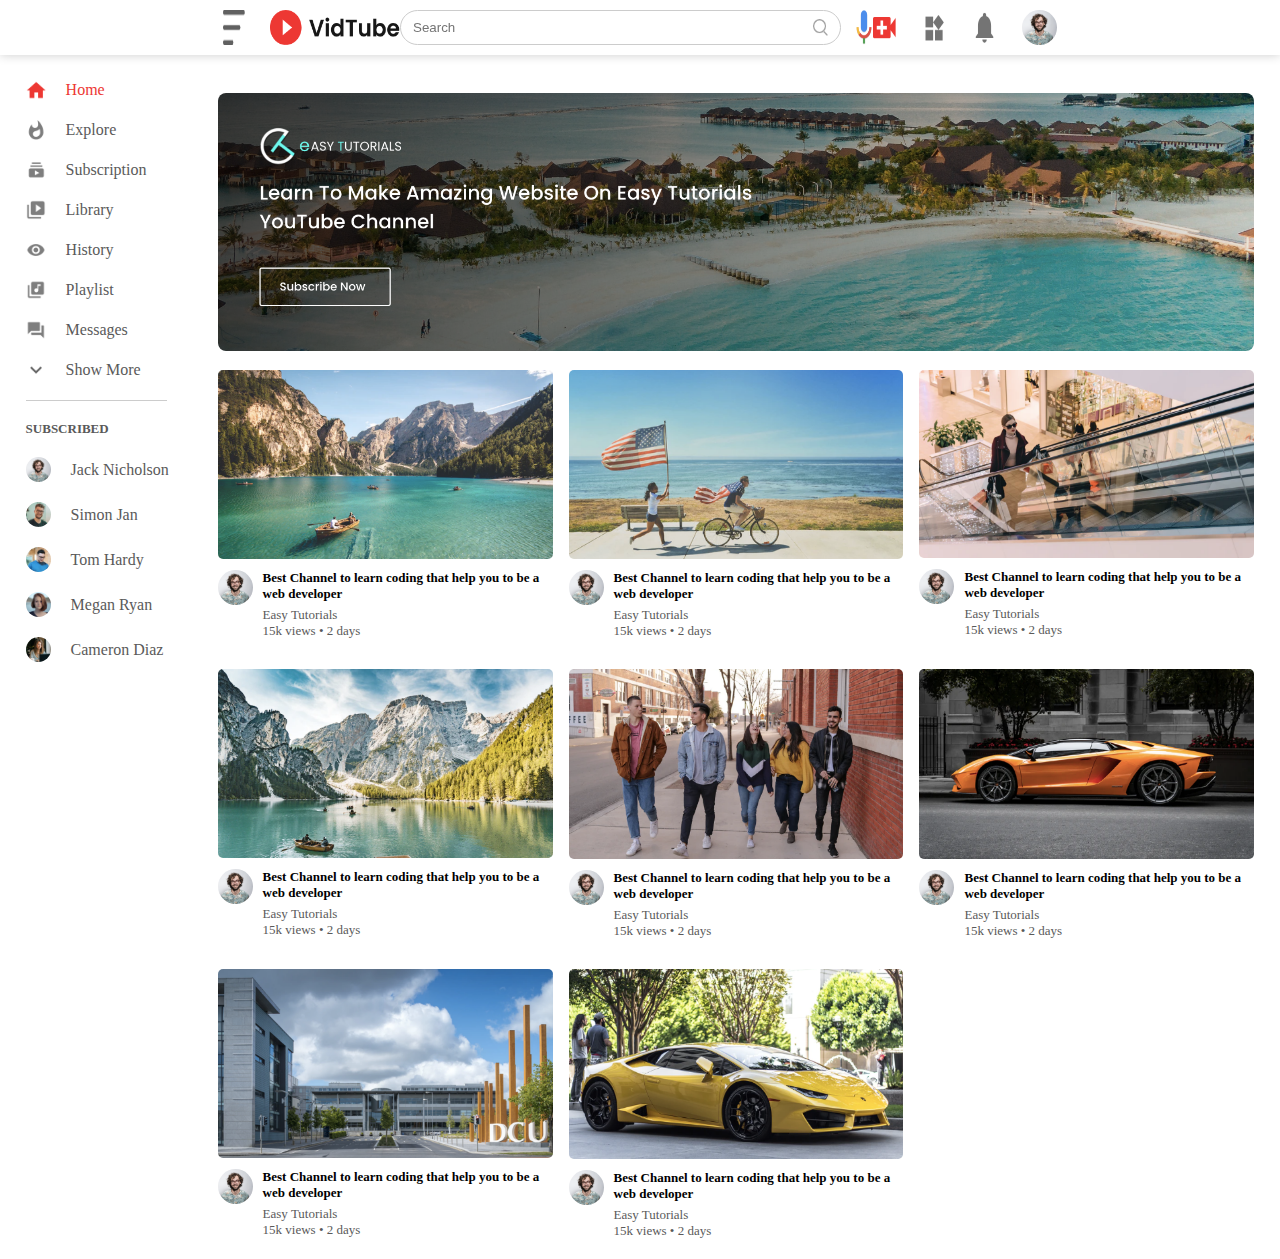
<file: index.html>
<!DOCTYPE html>
<html lang="en">
<head>
    <meta charset="UTF-8">
    <meta name="viewport" content="width=device-width, initial-scale=1.0">
    <title>Video Sharing - Easy Tutorials Youtube Channel</title>
    <link rel="stylesheet" href="styles.css">
</head>
<body>
    <nav class="flex-div">
        <div class="nav-left flex-div" >
            <img src="images/menu.png" class="menu-icon">
            <img src="images/logo.png" class="logo">
        </div>
        <div class="nav-middle flex-div">
            <div class="search-box flex-div">
                <input type="text" placeholder="Search">
                <img src="images/search.png">
            </div>
            <img src="images/voice-search.png" class="mic-icon">
        </div>
        <div class="nav-right flex-div">
            <img src="images/upload.png">
            <img src="images/more.png">
            <img src="images/notification.png">
            <img src="images/Jack.png" class="user-icon">
        </div>
    </nav>o

    <!--------------------------- sidebar --------------------------->

    <div class="sidebar">
        <div class="shortcut-links">
            <a href=""><img src="images/home.png"><p>Home</p></a>
            <a href=""><img src="images/explore.png"><p>Explore</p></a>
            <a href=""><img src="images/subscriprion.png"><p>Subscription</p></a>
            <a href=""><img src="images/library.png"><p>Library</p></a>
            <a href=""><img src="images/history.png"><p>History</p></a>
            <a href=""><img src="images/playlist.png"><p>Playlist</p></a>
            <a href=""><img src="images/messages.png"><p>Messages</p></a>
            <a href=""><img src="images/show-more.png"><p>Show More</p></a>
            <hr>
        </div>
        <div class="subscribed-list">
            <h3>SUBSCRIBED</h3>
            <a href=""><img src="images/Jack.png"><p>Jack Nicholson</p></a>
            <a href=""><img src="images/simon.png"><p>Simon Jan</p></a>
            <a href=""><img src="images/tom.png"><p>Tom Hardy</p></a>
            <a href=""><img src="images/megan.png"><p>Megan Ryan</p></a>
            <a href=""><img src="images/cameron.png"><p>Cameron Diaz</p></a>
        </div>
    </div>

    <!---------------------------------------main----------------------------------->


    <div class="container">
        <div class="banner">
            <img src="images/banner.png">
        </div>
        <div class="list-container">
            <div class="vid-list">
                <a href="play-video.html"><img src="images/thumbnail1.png" class="thumbnail"></a>
                 <div class="flex-div">
                    <img src="images/Jack.png">
                    <div class="vid-info">
                        <a href="#">Best Channel to learn coding that help you to be a web developer</a>
                        <p>Easy Tutorials</p>
                        <p>15k views &bull; 2 days</p>
                    </div>
                </div>
            </div>
            <div class="vid-list">
                <a href=""><img src="images/thumbnail2.png" class="thumbnail"></a>
                 <div class="flex-div">
                    <img src="images/Jack.png">
                    <div class="vid-info">
                        <a href="#">Best Channel to learn coding that help you to be a web developer</a>
                        <p>Easy Tutorials</p>
                        <p>15k views &bull; 2 days</p>
                    </div>
                </div>
            </div>
            <div class="vid-list">
                <a href=""><img src="images/thumbnail3.png" class="thumbnail"></a>
                 <div class="flex-div">
                    <img src="images/Jack.png">
                    <div class="vid-info">
                        <a href="#">Best Channel to learn coding that help you to be a web developer</a>
                        <p>Easy Tutorials</p>
                        <p>15k views &bull; 2 days</p>
                    </div>
                </div>
            </div>
            <div class="vid-list">
                <a href=""><img src="images/thumbnail4.png" class="thumbnail"></a>
                 <div class="flex-div">
                    <img src="images/Jack.png">
                    <div class="vid-info">
                        <a href="#">Best Channel to learn coding that help you to be a web developer</a>
                        <p>Easy Tutorials</p>
                        <p>15k views &bull; 2 days</p>
                    </div>
                </div>
            </div>
            <div class="vid-list">
                <a href=""><img src="images/thumbnail5.png" class="thumbnail"></a>
                 <div class="flex-div">
                    <img src="images/Jack.png">
                    <div class="vid-info">
                        <a href="#">Best Channel to learn coding that help you to be a web developer</a>
                        <p>Easy Tutorials</p>
                        <p>15k views &bull; 2 days</p>
                    </div>
                </div>
            </div>
            <div class="vid-list">
                <a href=""><img src="images/thumbnail6.png" class="thumbnail"></a>
                 <div class="flex-div">
                    <img src="images/Jack.png">
                    <div class="vid-info">
                        <a href="#">Best Channel to learn coding that help you to be a web developer</a>
                        <p>Easy Tutorials</p>
                        <p>15k views &bull; 2 days</p>
                    </div>
                </div>
            </div>
            <div class="vid-list">
                <a href=""><img src="images/thumbnail7.png" class="thumbnail"></a>
                 <div class="flex-div">
                    <img src="images/Jack.png">
                    <div class="vid-info">
                        <a href="#">Best Channel to learn coding that help you to be a web developer</a>
                        <p>Easy Tutorials</p>
                        <p>15k views &bull; 2 days</p>
                    </div>
                </div>
            </div>
            <div class="vid-list">
                <a href=""><img src="images/thumbnail8.png" class="thumbnail"></a>
                 <div class="flex-div">
                    <img src="images/Jack.png">
                    <div class="vid-info">
                        <a href="#">Best Channel to learn coding that help you to be a web developer</a>
                        <p>Easy Tutorials</p>
                        <p>15k views &bull; 2 days</p>
                    </div>
                </div>
            </div>
        
        </div>
    </div>


    <script src="script.js"></script>
    
</body>
</html>
</file>
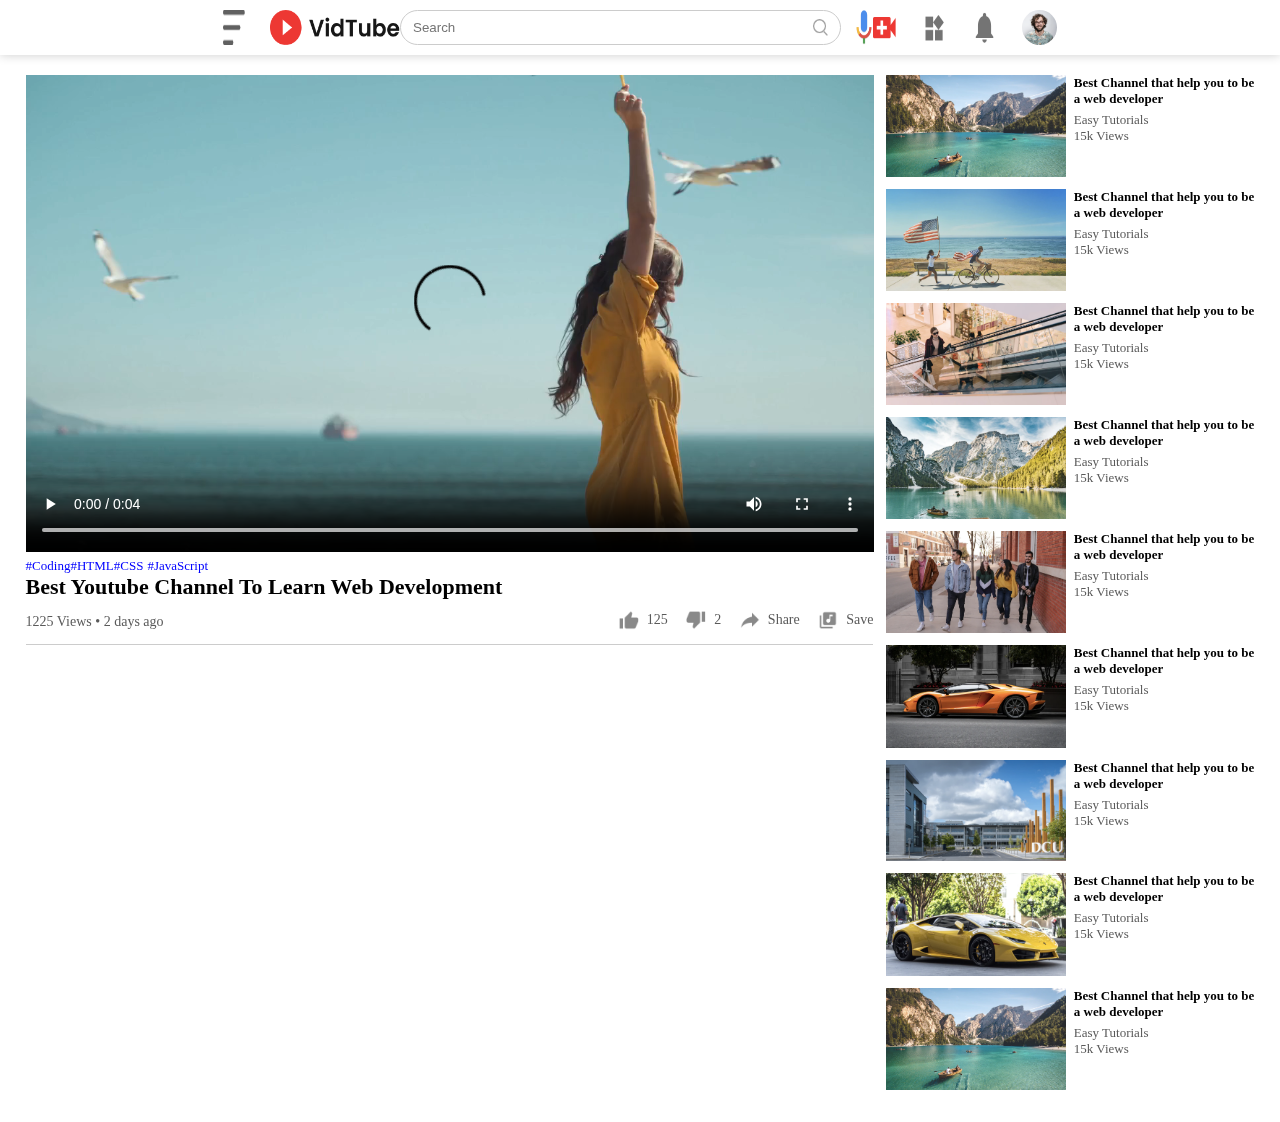
<file: play-video.html>
<!DOCTYPE html>
<html lang="en">
<head>
    <meta charset="UTF-8">
    <meta name="viewport" content="width=device-width, initial-scale=1.0">
    <title>Play Video</title>
    <link rel="stylesheet" href="styles.css">
</head>
<body>
    
    <nav class="flex-div">
        <div class="nav-left flex-div" >
            <img src="images/menu.png" class="menu-icon">
            <img src="images/logo.png" class="logo">
        </div>
        <div class="nav-middle flex-div">
            <div class="search-box flex-div">
                <input type="text" placeholder="Search">
                <img src="images/search.png">
            </div>
            <img src="images/voice-search.png" class="mic-icon">
        </div>
        <div class="nav-right flex-div">
            <img src="images/upload.png">
            <img src="images/more.png">
            <img src="images/notification.png">
            <img src="images/Jack.png" class="user-icon">
        </div>
    </nav>


    <div class="container play-container">
        <div class="row">
            <div class="play-video">
                <video controls autoplay>
                    <source src="images/video.mp4" type="video/mp4">
                </video>

                <div class="tags">
                    <a href="">#Coding</a><a href="">#HTML</a><a href="">#CSS</a> <a href="">#JavaScript</a>
                </div>
                <h3>Best Youtube Channel To Learn Web Development</h3>
                <div class="play-video-info">
                    <p>1225 Views &bull; 2 days ago</p>
                    <div>
                        <a href=""><img src="images/like.png" >125</a>
                        <a href=""><img src="images/dislike.png" >2</a>
                        <a href=""><img src="images/share.png" >Share</a>
                        <a href=""><img src="images/save.png" >Save</a>
                    </div>
                </div>
                <hr>





            </div>
            <div class="right-sidebar">

                <div class="side-video-list">
                    <a href="" class="small-thumbnail"><img src="images/thumbnail1.png"></a>
                    
                    <div class="vid-info">
                        <a href="">Best Channel that help you to be a web developer</a>
                        <p>Easy Tutorials</p>
                        <p>15k Views</p>
                    </div>
                </div>
                <div class="side-video-list">
                    <a href="" class="small-thumbnail"><img src="images/thumbnail2.png"></a>
                    
                    <div class="vid-info">
                        <a href="">Best Channel that help you to be a web developer</a>
                        <p>Easy Tutorials</p>
                        <p>15k Views</p>
                    </div>
                </div>
                <div class="side-video-list">
                    <a href="" class="small-thumbnail"><img src="images/thumbnail3.png"></a>
                    
                    <div class="vid-info">
                        <a href="">Best Channel that help you to be a web developer</a>
                        <p>Easy Tutorials</p>
                        <p>15k Views</p>
                    </div>
                </div>
                <div class="side-video-list">
                    <a href="" class="small-thumbnail"><img src="images/thumbnail4.png"></a>
                    
                    <div class="vid-info">
                        <a href="">Best Channel that help you to be a web developer</a>
                        <p>Easy Tutorials</p>
                        <p>15k Views</p>
                    </div>
                </div>
                <div class="side-video-list">
                    <a href="" class="small-thumbnail"><img src="images/thumbnail5.png"></a>
                    
                    <div class="vid-info">
                        <a href="">Best Channel that help you to be a web developer</a>
                        <p>Easy Tutorials</p>
                        <p>15k Views</p>
                    </div>
                </div>
                <div class="side-video-list">
                    <a href="" class="small-thumbnail"><img src="images/thumbnail6.png"></a>
                    
                    <div class="vid-info">
                        <a href="">Best Channel that help you to be a web developer</a>
                        <p>Easy Tutorials</p>
                        <p>15k Views</p>
                    </div>
                </div>
                <div class="side-video-list">
                    <a href="" class="small-thumbnail"><img src="images/thumbnail7.png"></a>
                    
                    <div class="vid-info">
                        <a href="">Best Channel that help you to be a web developer</a>
                        <p>Easy Tutorials</p>
                        <p>15k Views</p>
                    </div>
                </div>
                <div class="side-video-list">
                    <a href="" class="small-thumbnail"><img src="images/thumbnail8.png"></a>
                    
                    <div class="vid-info">
                        <a href="">Best Channel that help you to be a web developer</a>
                        <p>Easy Tutorials</p>
                        <p>15k Views</p>
                    </div>
                </div>
                <div class="side-video-list">
                    <a href="" class="small-thumbnail"><img src="images/thumbnail1.png"></a>
                    
                    <div class="vid-info">
                        <a href="">Best Channel that help you to be a web developer</a>
                        <p>Easy Tutorials</p>
                        <p>15k Views</p>
                    </div>
                </div>





            </div>
        </div>

    </div>

</body>
</html>
</file>
<file: styles.css>
*{
    margin: 0;
    padding: 0;
    font-family: 'poppins'sans-serif;
    box-sizing: border-box;
}  
a{
    text-decoration: none;
    color: #5a5a5a;
}
img{
    cursor: pointer;
}
.flex-div{
    display: flex;
    align-items: left;
    justify-content: center;
}
nav{
    padding: 10px 2%;
    justify-content: space-between;
    box-shadow: 0 0 10px rgba(0,0,0,0.2);
    background: #fff;
    position: sticky;
    top: 0;
    z-index: 10;
}
.nav-right img{
    width: 25px;
    margin-right: 25px;
}
.nav-right .user-icon{
    width: 35px;
    border-radius: 50%;
    margin-right: 0;
}

.nav-left .menu-icon{
    width: 22px;
    margin-right: 25px;

}
.nav-left .logo{
    width: 130px;
}

.nav-middle .mic-icon{
    width: 16px;
}

.nav-middle .search-box{
    border: 1px solid #ccc;
    margin-right: 15px;
    padding: 8px 12px;
    border-radius: 25px;
}
.nav-middle .search-box input{
    width: 400px;
    border: 0;
    outline: 0;
    background: transparent;
}
.nav-middle .search-box img{
    width: 15px;
}
/*------------------------------SideBar ----------------------------*/
.sidebar{
    background: #fff;
    width: 15%;
    height: 100vh;
    position: fixed;
    top: 0;
    padding-left: 2%;
    padding-top: 80px;
}
.shortcut-links a img{
    width: 20px;
    margin-right: 20px;

}
.shortcut-links a{
    display: flex;
    align-items: center;
    margin-bottom: 20px;
    width: fit-content;
    flex-wrap: wrap;
}
.shortcut-links a:first-child{
    color: #ed3833;
}
.sidebar hr{
    border: 0;
    height: 1px;
    background: #ccc;
    width: 85%;
}

.subscribed-list h3{
    font-size: 13px;
    margin: 20px 0;
    color: #5a5a5a;
}
.subscribed-list a{
    display: flex;
    align-items: center;
    margin-bottom: 20px;
    width: fit-content;
    flex-wrap: wrap;
}
.subscribed-list a img{
    width: 25px;
    border-radius: 50%;
    margin-right: 20px;
}

.small-sidebar{
    width: 5%;
}

.small-sidebar a p{
    display: none;

}
.small-sidebar h3{
    display: none;
}

.small-sidebar hr{
    width: 50%;
    margin: 25px;
}

/*--------------------main------------------*/

.container{
    background: #fff;
    padding-left: 17%;
    padding-right: 2%;
    padding-top: 20px;
    padding-bottom: 20px;
}


.large-container{
    padding-left: 7%;
}

.banner{
    width: 100%;
}
.banner img{
    width: 100%;
    border-radius: 8px;
}
.list-container{
    display: grid;
    grid-template-columns: repeat(auto-fit, minmax(250px, 1fr));
    grid-column-gap: 16px;
    grid-row-gap: 30px;
    margin-top: 15px;
}
.vid-list .thumbnail{
    width: 100%;
    border-radius: 5px;
}
.vid-list .flex-div{
    align-items: flex-start;
    margin-top: 7px;
}

.vid-list .flex-div img{
    width: 35px;
    margin-right: 10px;
    border-radius: 50%;
}

.vid-info{
    color: #5a5a5a;
    font-size: 13px;
}
.vid-info a{
    color: #000;
    font-weight: 600;
    display: block;
    margin-bottom: 5px;
}




@media (max-width: 900px){
    .menu-icon{
        display: none;
    }
    .sidebar{
        display: none;
    }
    .container, .large-container{
        padding-left: 5%;
        padding-right: 5%;
    }
    .nav-right img {
        display: none;
    }
    .nav-right .user-icon{
        display: block;
        width: 30px;
    }
    .nav-middle .search-box input{
        width: 100px;
    }

    .nav-middle .mic-icon{
        display: none;
    }
    .logo{
        width: 90px;
    }
}







/*---------------------------Play Video page---------------------------*/

.play-container{
    padding-left: 2%;
}

.row{
    display: flex;
    justify-content: space-between;
    flex-wrap: wrap;
}

.play-video{
    flex-basis: 69%;

}
.right-sidebar{
    flex-basis: 30%;
}

.play-video video{
    width: 100%;
}
.side-video-list{
    display: flex;
    justify-content: space-between;
    margin-bottom: 8px;
}
.side-video-list img{
    width: 100%;
}

.side-video-list .small-thumbnail{
    flex-basis: 49%;
}
.side-video-list .vid-info{
    flex-basis: 49%;
}

.play-video .tags a{
    color: #0000ff;
    font-size: 13px;
}

.play-video h3{
    font-weight: 600;
    font-size: 22px;
}

.play-video .play-video-info{
    display: flex;
    align-items: center;
    justify-content: space-between;
    flex-wrap: wrap;
    margin-top: 10px;
    font-size: 14px;
    color: #5a5a5a;
}

.play-video .play-video-info a img{
    width: 20px;
    margin-right: 8px;
}

.play-video .play-video-info a{
    display: inline-flex;
    align-items: center;
    margin-left: 15px;
}

.play-video hr{
    border: 0;
    height: 1px;
    background-color: #ccc;
    margin: 10px 0px;
}
.publisher{
    display: flex;
    align-items: center;
    margin-top: 20px;
}

.publisher div{
    flex: 1;
    line-height: 18px;
}
.publisher img{
    width: 40px;
    border-radius: 50%;
    margin-right: 15px;
}
.publisher div p{
    color: #000;
    font-weight: 600;
    font-size: 18px;
}

.publisher div span{
    font-size: 13px;
    color: #5a5a5a;
}

.publisher button{
    background: red;
    color: #fff;
    padding: 8px 30px;
    border: 0;
    outline: 0;
    border-radius: 4px;
    cursor: pointer;
}

.vid-description {
    padding-left: 55px;
    margin: 15px 0;
}

.vid-description p{
    font-size: 14px;
    margin-bottom: 5px;
    color: #5a5a5a;
}
.vid-description h4{
    font-size: 14px;
    color: #5a5a5a;
    margin-top: 15px;
}

.add-comment{
    display: flex;
    align-items: center;
    margin: 30px 0;
}

.add-comment img{
    width: 35px;
    border-radius: 50%;
    margin-right: 15px;
}

.add-comment input{
    border: 0;
    outline: 0;
    border-bottom: 1px solid #5a5a5a;
    width: 100%;
    padding-top: 10px;
    background: transparent;
}
.old-comment {
    display: flex;
    align-items: center;
    margin: 20px 0;
}

.old-comment img{
    width: 35px;
    border-radius: 50%;
    margin-right: 15px;
}
.old-comment h3{
    font-size: 14px;
    margin-bottom: 2px;
}
.old-comment h3 span{
    font-size: 12px;
    color: #5a5a5a;
    font-weight: 500;
    margin-left: 8px;
}

.old-comment .comment-action{
    display: flex;
    align-items: center;
    margin: 8px 0;
    font-size: 14px;
}
.old-comment .comment-action img{
    border-radius: 0;
    width: 20px;
    margin-right: 5px;
}

.old-comment .comment-action span{
    margin-right: 20px;
    color: #5a5a5a;
}

.old-comment .comment-action a{
    color: #0000ff;
}
</file>
